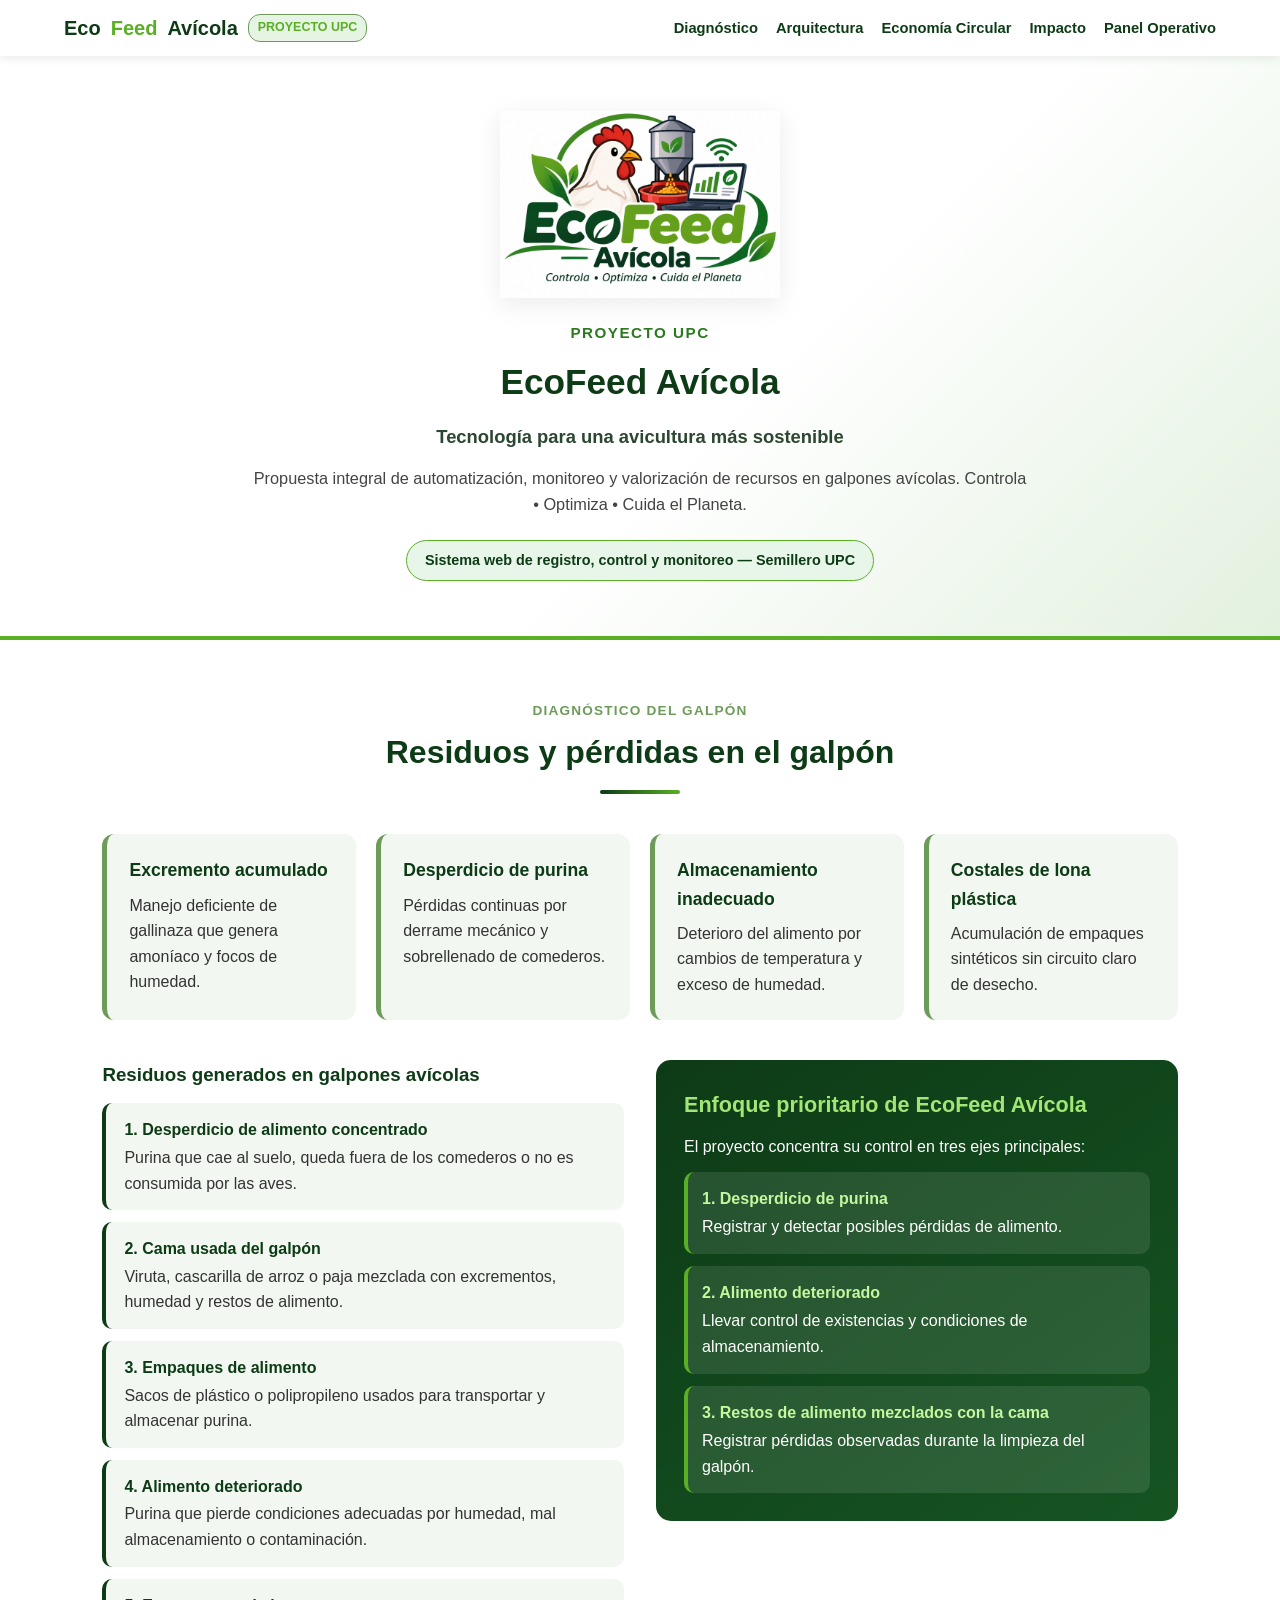
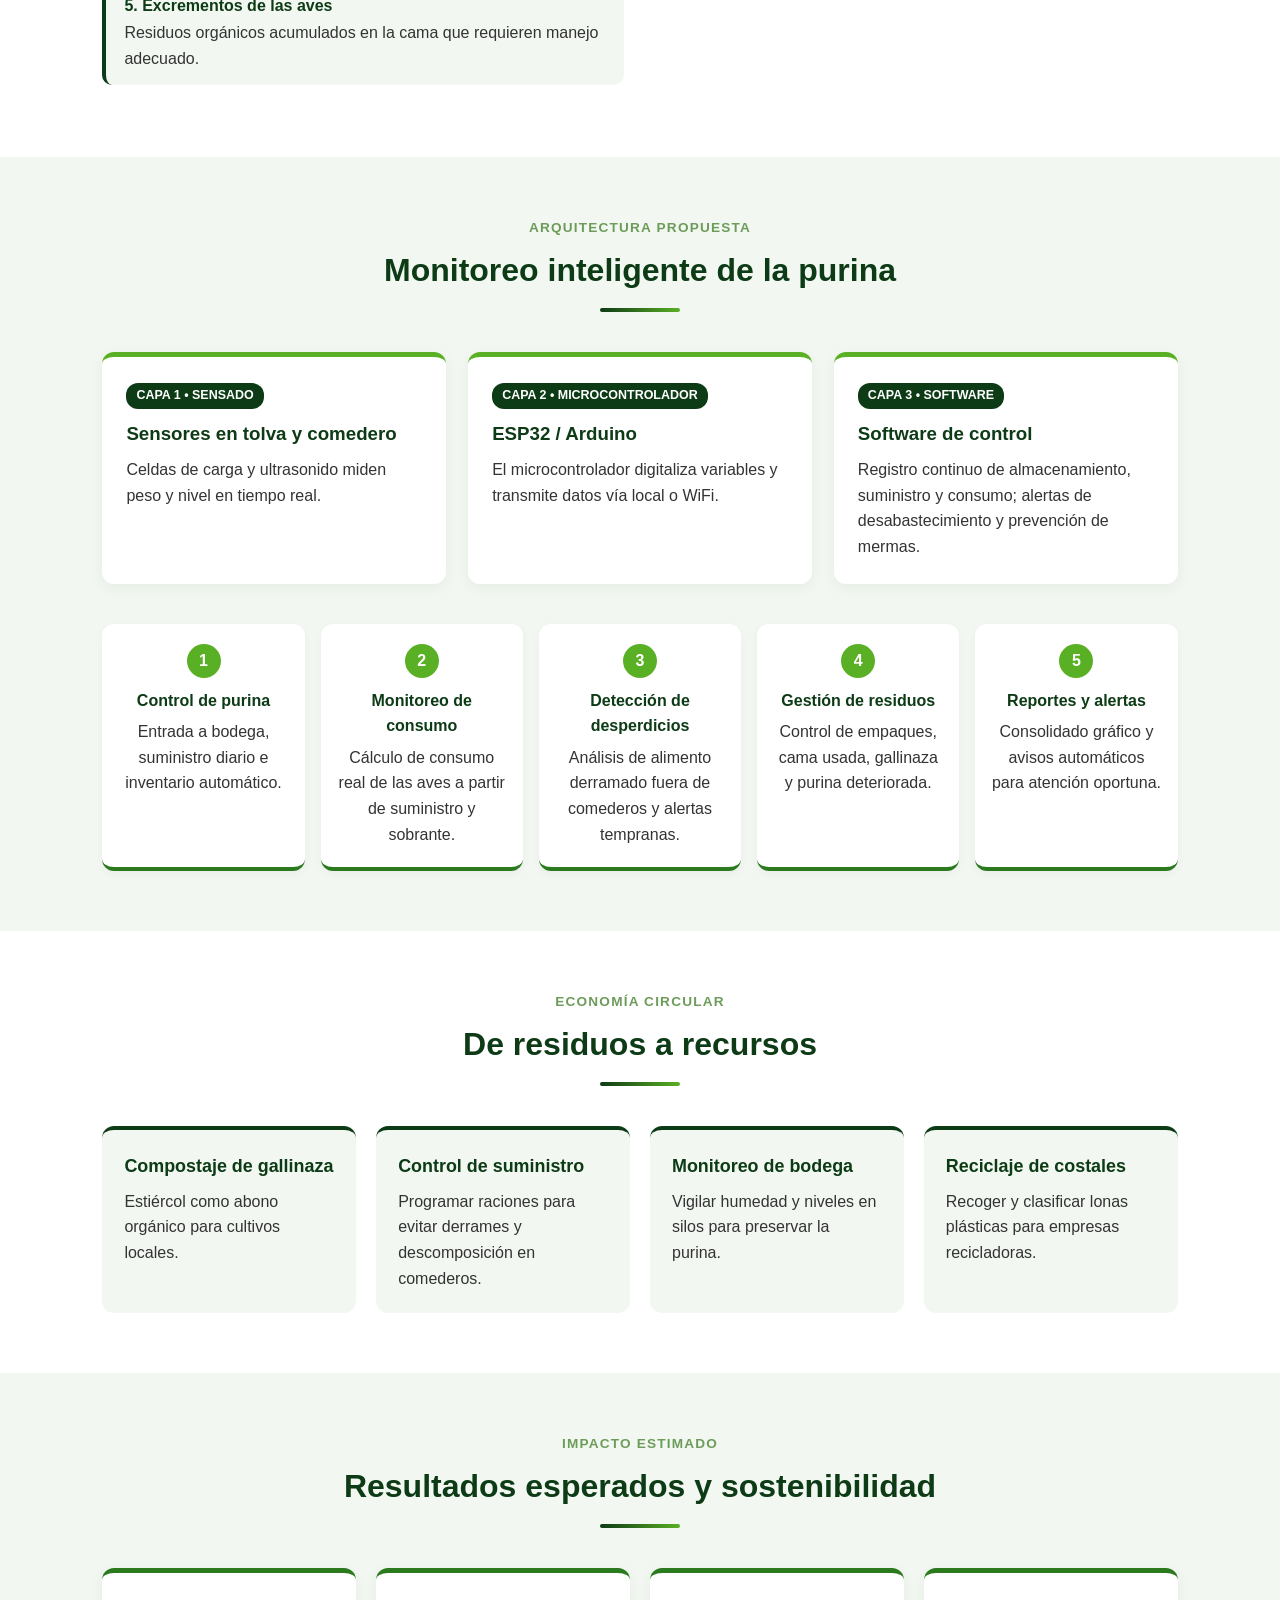
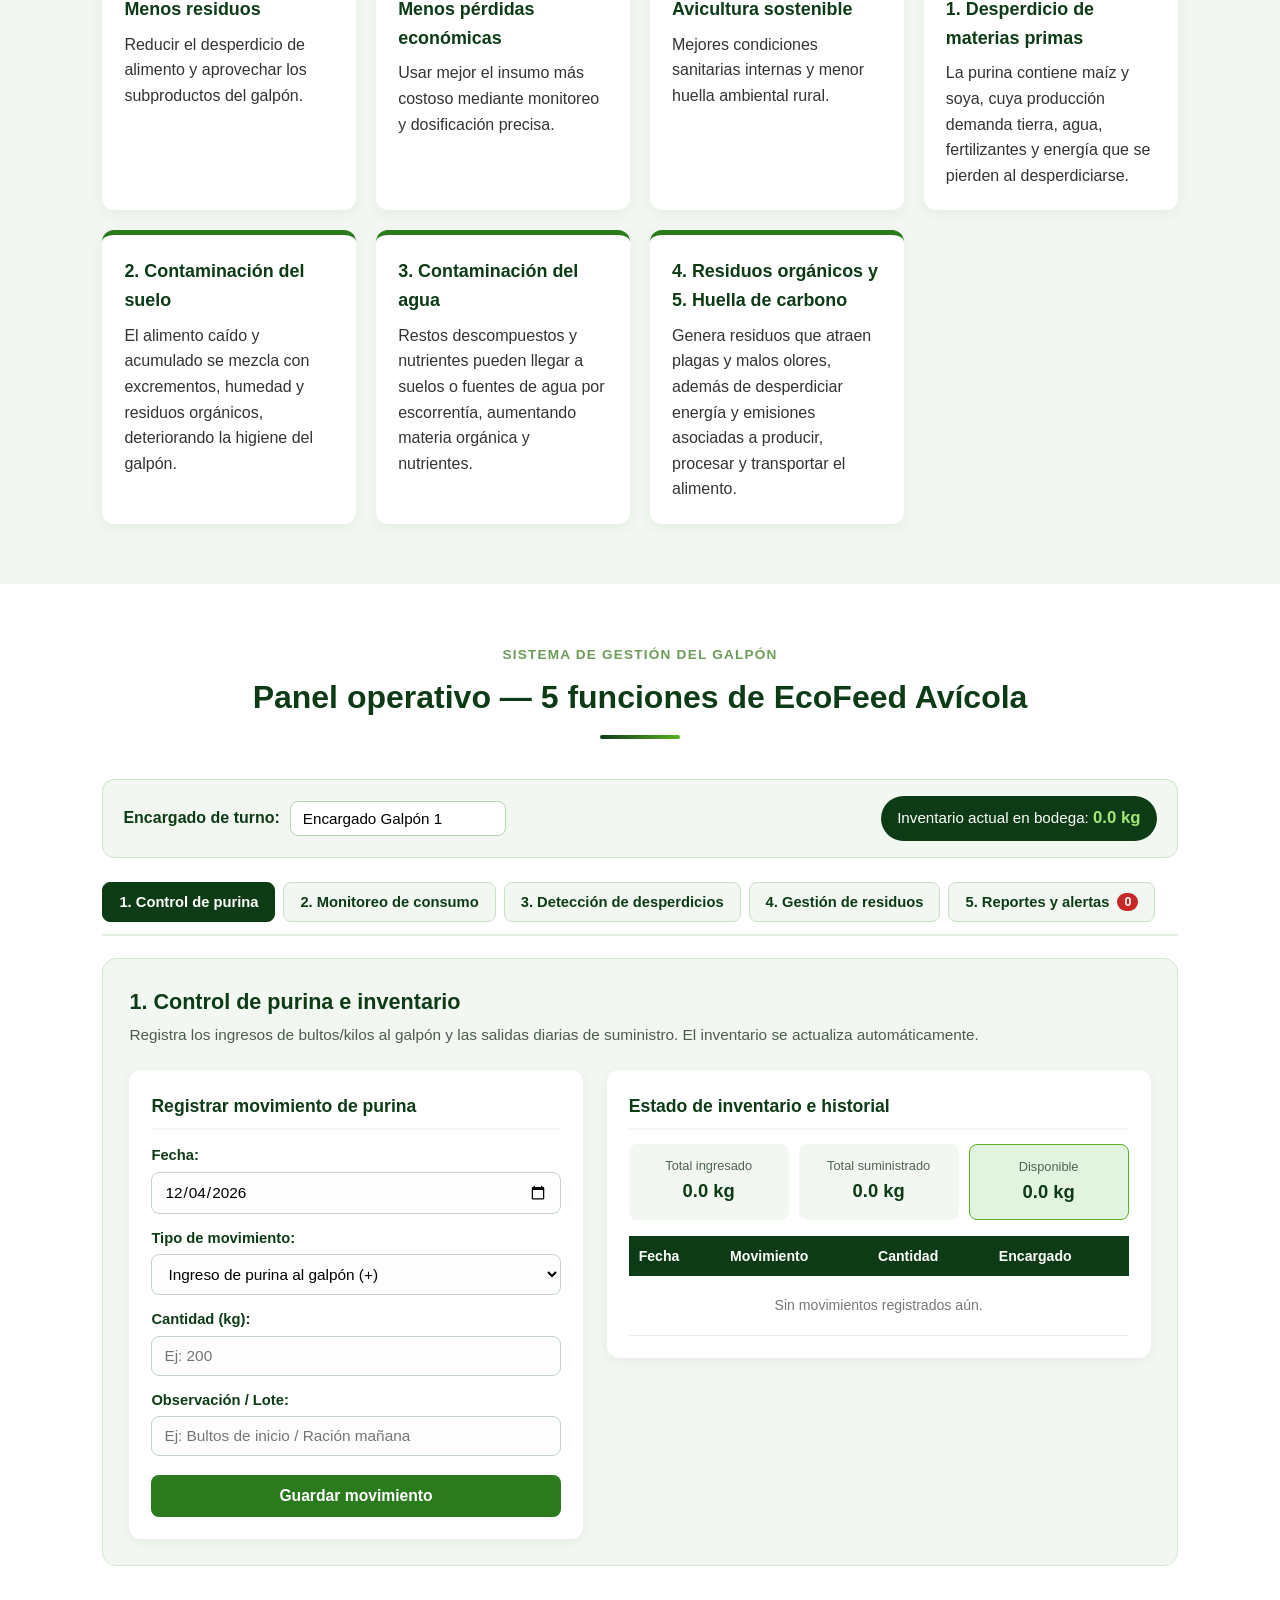
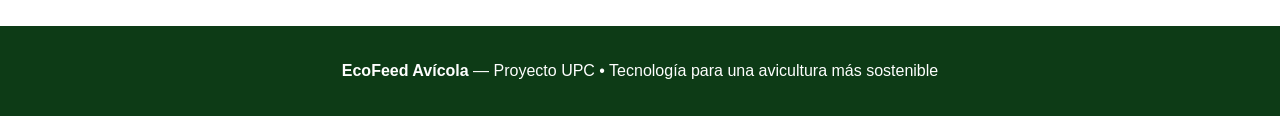
<file: index.html>
<!DOCTYPE html>
<html lang="es">
<head>
    <meta charset="UTF-8">
    <meta name="viewport" content="width=device-width, initial-scale=1.0">
    <title>EcoFeed Avícola | Proyecto UPC — Tecnología Sostenible</title>
    <link rel="stylesheet" href="estilo.css">
</head>
<body>

    <header>
        <a href="#top" class="logo-nav">Eco<span>Feed</span> Avícola <span class="upc-tag">PROYECTO UPC</span></a>
        <nav aria-label="Navegación principal">
            <ul>
                <li><a href="#diagnostico">Diagnóstico</a></li>
                <li><a href="#arquitectura">Arquitectura</a></li>
                <li><a href="#circular">Economía Circular</a></li>
                <li><a href="#impacto">Impacto</a></li>
                <li><a href="#sistema">Panel Operativo</a></li>
            </ul>
        </nav>
    </header>

    <section id="top" class="hero">
        <img src="logo.png" alt="Logo EcoFeed Avícola" onerror="this.style.display='none'">
        <div class="subtitulo-upc">Proyecto UPC</div>
        <h1>EcoFeed Avícola</h1>
        <div class="lead">Tecnología para una avicultura más sostenible</div>
        <p>
            Propuesta integral de automatización, monitoreo y valorización de recursos en galpones avícolas. Controla • Optimiza • Cuida el Planeta.
        </p>
        <div class="badge-provisional">
            Sistema web de registro, control y monitoreo — Semillero UPC
        </div>
    </section>

    <section id="diagnostico" class="diagnostico-bg">
        <div class="section-title">
            <span class="kicker">Diagnóstico del galpón</span>
            <h2>Residuos y pérdidas en el galpón</h2>
            <div class="linea"></div>
        </div>

        <div class="diagnostico-grid">
            <div class="diag-card">
                <h3>Excremento acumulado</h3>
                <p>Manejo deficiente de gallinaza que genera amoníaco y focos de humedad.</p>
            </div>
            <div class="diag-card">
                <h3>Desperdicio de purina</h3>
                <p>Pérdidas continuas por derrame mecánico y sobrellenado de comederos.</p>
            </div>
            <div class="diag-card">
                <h3>Almacenamiento inadecuado</h3>
                <p>Deterioro del alimento por cambios de temperatura y exceso de humedad.</p>
            </div>
            <div class="diag-card">
                <h3>Costales de lona plástica</h3>
                <p>Acumulación de empaques sintéticos sin circuito claro de desecho.</p>
            </div>
        </div>

        <div class="residuos-container">
            <div>
                <h3 class="subtitulo-lista">Residuos generados en galpones avícolas</h3>
                <ul class="lista-residuos">
                    <li>
                        <strong>1. Desperdicio de alimento concentrado</strong>
                        Purina que cae al suelo, queda fuera de los comederos o no es consumida por las aves.
                    </li>
                    <li>
                        <strong>2. Cama usada del galpón</strong>
                        Viruta, cascarilla de arroz o paja mezclada con excrementos, humedad y restos de alimento.
                    </li>
                    <li>
                        <strong>3. Empaques de alimento</strong>
                        Sacos de plástico o polipropileno usados para transportar y almacenar purina.
                    </li>
                    <li>
                        <strong>4. Alimento deteriorado</strong>
                        Purina que pierde condiciones adecuadas por humedad, mal almacenamiento o contaminación.
                    </li>
                    <li>
                        <strong>5. Excrementos de las aves</strong>
                        Residuos orgánicos acumulados en la cama que requieren manejo adecuado.
                    </li>
                </ul>
            </div>

            <div class="enfoque-box">
                <h3>Enfoque prioritario de EcoFeed Avícola</h3>
                <p>El proyecto concentra su control en tres ejes principales:</p>
                <div class="enfoque-item">
                    <strong>1. Desperdicio de purina</strong>
                    Registrar y detectar posibles pérdidas de alimento.
                </div>
                <div class="enfoque-item">
                    <strong>2. Alimento deteriorado</strong>
                    Llevar control de existencias y condiciones de almacenamiento.
                </div>
                <div class="enfoque-item">
                    <strong>3. Restos de alimento mezclados con la cama</strong>
                    Registrar pérdidas observadas durante la limpieza del galpón.
                </div>
            </div>
        </div>
    </section>

    <section id="arquitectura">
        <div class="section-title">
            <span class="kicker">Arquitectura propuesta</span>
            <h2>Monitoreo inteligente de la purina</h2>
            <div class="linea"></div>
        </div>

        <div class="arquitectura-grid">
            <div class="arq-card">
                <span class="arq-paso">CAPA 1 • SENSADO</span>
                <h3>Sensores en tolva y comedero</h3>
                <p>Celdas de carga y ultrasonido miden peso y nivel en tiempo real.</p>
            </div>
            <div class="arq-card">
                <span class="arq-paso">CAPA 2 • MICROCONTROLADOR</span>
                <h3>ESP32 / Arduino</h3>
                <p>El microcontrolador digitaliza variables y transmite datos vía local o WiFi.</p>
            </div>
            <div class="arq-card">
                <span class="arq-paso">CAPA 3 • SOFTWARE</span>
                <h3>Software de control</h3>
                <p>Registro continuo de almacenamiento, suministro y consumo; alertas de desabastecimiento y prevención de mermas.</p>
            </div>
        </div>

        <div class="pasos-grid">
            <div class="paso-card">
                <div class="paso-num">1</div>
                <h4>Control de purina</h4>
                <p>Entrada a bodega, suministro diario e inventario automático.</p>
            </div>
            <div class="paso-card">
                <div class="paso-num">2</div>
                <h4>Monitoreo de consumo</h4>
                <p>Cálculo de consumo real de las aves a partir de suministro y sobrante.</p>
            </div>
            <div class="paso-card">
                <div class="paso-num">3</div>
                <h4>Detección de desperdicios</h4>
                <p>Análisis de alimento derramado fuera de comederos y alertas tempranas.</p>
            </div>
            <div class="paso-card">
                <div class="paso-num">4</div>
                <h4>Gestión de residuos</h4>
                <p>Control de empaques, cama usada, gallinaza y purina deteriorada.</p>
            </div>
            <div class="paso-card">
                <div class="paso-num">5</div>
                <h4>Reportes y alertas</h4>
                <p>Consolidado gráfico y avisos automáticos para atención oportuna.</p>
            </div>
        </div>
    </section>

    <section id="circular" class="circular-bg">
        <div class="section-title">
            <span class="kicker">Economía circular</span>
            <h2>De residuos a recursos</h2>
            <div class="linea"></div>
        </div>

        <div class="circular-grid">
            <div class="circular-card">
                <h3>Compostaje de gallinaza</h3>
                <p>Estiércol como abono orgánico para cultivos locales.</p>
            </div>
            <div class="circular-card">
                <h3>Control de suministro</h3>
                <p>Programar raciones para evitar derrames y descomposición en comederos.</p>
            </div>
            <div class="circular-card">
                <h3>Monitoreo de bodega</h3>
                <p>Vigilar humedad y niveles en silos para preservar la purina.</p>
            </div>
            <div class="circular-card">
                <h3>Reciclaje de costales</h3>
                <p>Recoger y clasificar lonas plásticas para empresas recicladoras.</p>
            </div>
        </div>
    </section>

    <section id="impacto">
        <div class="section-title">
            <span class="kicker">Impacto estimado</span>
            <h2>Resultados esperados y sostenibilidad</h2>
            <div class="linea"></div>
        </div>

        <div class="impacto-grid">
            <div class="card">
                <h3>Menos residuos</h3>
                <p>Reducir el desperdicio de alimento y aprovechar los subproductos del galpón.</p>
            </div>
            <div class="card">
                <h3>Menos pérdidas económicas</h3>
                <p>Usar mejor el insumo más costoso mediante monitoreo y dosificación precisa.</p>
            </div>
            <div class="card">
                <h3>Avicultura sostenible</h3>
                <p>Mejores condiciones sanitarias internas y menor huella ambiental rural.</p>
            </div>
            <div class="card">
                <h3>1. Desperdicio de materias primas</h3>
                <p>La purina contiene maíz y soya, cuya producción demanda tierra, agua, fertilizantes y energía que se pierden al desperdiciarse.</p>
            </div>
            <div class="card">
                <h3>2. Contaminación del suelo</h3>
                <p>El alimento caído y acumulado se mezcla con excrementos, humedad y residuos orgánicos, deteriorando la higiene del galpón.</p>
            </div>
            <div class="card">
                <h3>3. Contaminación del agua</h3>
                <p>Restos descompuestos y nutrientes pueden llegar a suelos o fuentes de agua por escorrentía, aumentando materia orgánica y nutrientes.</p>
            </div>
            <div class="card">
                <h3>4. Residuos orgánicos y 5. Huella de carbono</h3>
                <p>Genera residuos que atraen plagas y malos olores, además de desperdiciar energía y emisiones asociadas a producir, procesar y transportar el alimento.</p>
            </div>
        </div>
    </section>

    <!-- PANEL OPERATIVO: LAS 5 FUNCIONES DE ECOFEED AVÍCOLA -->
    <section id="sistema" class="sistema-section">
        <div class="section-title">
            <span class="kicker">Sistema de gestión del galpón</span>
            <h2>Panel operativo — 5 funciones de EcoFeed Avícola</h2>
            <div class="linea"></div>
        </div>

        <!-- Barra de acceso del encargado -->
        <div class="encargado-bar">
            <div class="encargado-info">
                <label for="nombreEncargado">Encargado de turno:</label>
                <input type="text" id="nombreEncargado" placeholder="Escribe el nombre del encargado..." value="Encargado Galpón 1">
            </div>
            <div class="inventario-pill">
                Inventario actual en bodega: <strong id="inventarioDisplay">0.0 kg</strong>
            </div>
        </div>

        <!-- Navegación por pestañas de las 5 funciones -->
        <div class="tabs-nav" role="tablist">
            <button type="button" class="tab-btn active" onclick="cambiarTab('func1', this)">1. Control de purina</button>
            <button type="button" class="tab-btn" onclick="cambiarTab('func2', this)">2. Monitoreo de consumo</button>
            <button type="button" class="tab-btn" onclick="cambiarTab('func3', this)">3. Detección de desperdicios</button>
            <button type="button" class="tab-btn" onclick="cambiarTab('func4', this)">4. Gestión de residuos</button>
            <button type="button" class="tab-btn" onclick="cambiarTab('func5', this)">5. Reportes y alertas <span id="badgeAlertas" class="badge-alerta-tab">0</span></button>
        </div>

        <!-- FUNCIÓN 1: CONTROL DE PURINA -->
        <div id="func1" class="tab-panel active">
            <div class="func-header">
                <h3>1. Control de purina e inventario</h3>
                <p>Registra los ingresos de bultos/kilos al galpón y las salidas diarias de suministro. El inventario se actualiza automáticamente.</p>
            </div>

            <div class="dos-columnas">
                <div class="modulo-card">
                    <h4>Registrar movimiento de purina</h4>
                    <div class="form-group">
                        <label for="f1Fecha">Fecha:</label>
                        <input type="date" id="f1Fecha">
                    </div>
                    <div class="form-group">
                        <label for="f1Tipo">Tipo de movimiento:</label>
                        <select id="f1Tipo">
                            <option value="entrada">Ingreso de purina al galpón (+)</option>
                            <option value="salida">Suministro diario a comederos (-)</option>
                        </select>
                    </div>
                    <div class="form-group">
                        <label for="f1Cantidad">Cantidad (kg):</label>
                        <input type="number" id="f1Cantidad" placeholder="Ej: 200" step="0.1" min="0.1">
                    </div>
                    <div class="form-group">
                        <label for="f1Nota">Observación / Lote:</label>
                        <input type="text" id="f1Nota" placeholder="Ej: Bultos de inicio / Ración mañana">
                    </div>
                    <button type="button" class="btn-accion" onclick="registrarMovimientoPurina()">Guardar movimiento</button>
                    <div id="f1Mensaje" class="mensaje-feedback"></div>
                </div>

                <div class="modulo-card">
                    <h4>Estado de inventario e historial</h4>
                    <div class="kpi-mini-grid">
                        <div class="kpi-mini">
                            <span>Total ingresado</span>
                            <strong id="f1TotalIngresado">0.0 kg</strong>
                        </div>
                        <div class="kpi-mini">
                            <span>Total suministrado</span>
                            <strong id="f1TotalSuministrado">0.0 kg</strong>
                        </div>
                        <div class="kpi-mini destacado">
                            <span>Disponible</span>
                            <strong id="f1Disponible">0.0 kg</strong>
                        </div>
                    </div>

                    <div class="tabla-responsive">
                        <table class="tabla-datos">
                            <thead>
                                <tr>
                                    <th>Fecha</th>
                                    <th>Movimiento</th>
                                    <th>Cantidad</th>
                                    <th>Encargado</th>
                                </tr>
                            </thead>
                            <tbody id="f1TablaBody"></tbody>
                        </table>
                    </div>
                </div>
            </div>
        </div>

        <!-- FUNCIÓN 2: MONITOREO DE CONSUMO -->
        <div id="func2" class="tab-panel">
            <div class="func-header">
                <h3>2. Monitoreo de consumo de las aves</h3>
                <p>Ingresa el alimento suministrado y el sobrante medido en comederos para calcular el consumo real estimado y guardar su historial.</p>
            </div>

            <div class="dos-columnas">
                <div class="modulo-card">
                    <h4>Registrar medición de consumo</h4>
                    <div class="form-group">
                        <label for="f2Fecha">Fecha:</label>
                        <input type="date" id="f2Fecha">
                    </div>
                    <div class="form-group">
                        <label for="f2Suministrado">Alimento suministrado (kg):</label>
                        <input type="number" id="f2Suministrado" placeholder="Ej: 120" step="0.1" min="0.1">
                    </div>
                    <div class="form-group">
                        <label for="f2Sobrante">Alimento sobrante medido (kg):</label>
                        <input type="number" id="f2Sobrante" placeholder="Ej: 8.5" step="0.1" min="0">
                    </div>
                    <button type="button" class="btn-accion" onclick="registrarConsumo()">Calcular y guardar consumo</button>
                    <div id="f2Mensaje" class="mensaje-feedback"></div>
                </div>

                <div class="modulo-card">
                    <h4>Historial de consumo estimado</h4>
                    <div class="kpi-mini-grid">
                        <div class="kpi-mini">
                            <span>Consumo acumulado</span>
                            <strong id="f2ConsumoTotal">0.0 kg</strong>
                        </div>
                        <div class="kpi-mini destacado">
                            <span>Eficiencia promedio</span>
                            <strong id="f2EficienciaProm">0%</strong>
                        </div>
                    </div>

                    <div class="tabla-responsive">
                        <table class="tabla-datos">
                            <thead>
                                <tr>
                                    <th>Fecha</th>
                                    <th>Suministrado</th>
                                    <th>Sobrante</th>
                                    <th>Consumo est.</th>
                                    <th>% Aprovech.</th>
                                </tr>
                            </thead>
                            <tbody id="f2TablaBody"></tbody>
                        </table>
                    </div>
                </div>
            </div>
        </div>

        <!-- FUNCIÓN 3: DETECCIÓN DE DESPERDICIOS -->
        <div id="func3" class="tab-panel">
            <div class="func-header">
                <h3>3. Detección de desperdicios en el galpón</h3>
                <p>Registra la purina derramada en el suelo o fuera de los comederos. El sistema analiza el porcentaje de pérdida y emite alerta si supera el umbral crítico (5%).</p>
            </div>

            <div class="dos-columnas">
                <div class="modulo-card">
                    <h4>Registrar purina derramada / perdida</h4>
                    <div class="form-group">
                        <label for="f3Fecha">Fecha:</label>
                        <input type="date" id="f3Fecha">
                    </div>
                    <div class="form-group">
                        <label for="f3Racion">Ración servida en el turno (kg):</label>
                        <input type="number" id="f3Racion" placeholder="Ej: 100" step="0.1" min="0.1">
                    </div>
                    <div class="form-group">
                        <label for="f3Derramada">Purina caída al suelo / fuera de comederos (kg):</label>
                        <input type="number" id="f3Derramada" placeholder="Ej: 6.5" step="0.1" min="0">
                    </div>
                    <div class="form-group">
                        <label for="f3Causa">Causa observada:</label>
                        <select id="f3Causa">
                            <option value="Sobrellenado de comedero">Sobrellenado de comedero</option>
                            <option value="Derrame mecánico / altura mal calibrada">Derrame mecánico / altura mal calibrada</option>
                            <option value="Aves escarbando alimento">Aves escarbando alimento</option>
                            <option value="Rotura de empaque o tolva">Rotura de empaque o tolva</option>
                        </select>
                    </div>
                    <button type="button" class="btn-accion" onclick="registrarDesperdicio()">Analizar desperdicio</button>
                    <div id="f3Mensaje" class="mensaje-feedback"></div>
                </div>

                <div class="modulo-card">
                    <h4>Análisis de pérdidas registradas</h4>
                    <div class="kpi-mini-grid">
                        <div class="kpi-mini">
                            <span>Total desperdiciado</span>
                            <strong id="f3TotalDesperdicio">0.0 kg</strong>
                        </div>
                        <div class="kpi-mini alerta-kpi">
                            <span>Eventos críticos (&gt;5%)</span>
                            <strong id="f3EventosCriticos">0</strong>
                        </div>
                    </div>

                    <div class="tabla-responsive">
                        <table class="tabla-datos">
                            <thead>
                                <tr>
                                    <th>Fecha</th>
                                    <th>Derrame</th>
                                    <th>% Pérdida</th>
                                    <th>Causa</th>
                                    <th>Estado</th>
                                </tr>
                            </thead>
                            <tbody id="f3TablaBody"></tbody>
                        </table>
                    </div>
                </div>
            </div>
        </div>

        <!-- FUNCIÓN 4: GESTIÓN DE RESIDUOS -->
        <div id="func4" class="tab-panel">
            <div class="func-header">
                <h3>4. Gestión y trazabilidad de residuos</h3>
                <p>Lleva el control de recolección de empaques plásticos, cama usada, excrementos (gallinaza) y alimento deteriorado con fecha y destino.</p>
            </div>

            <div class="dos-columnas">
                <div class="modulo-card">
                    <h4>Registrar recolección de residuo</h4>
                    <div class="form-group">
                        <label for="f4Tipo">Tipo de residuo:</label>
                        <select id="f4Tipo">
                            <option value="Empaques (costales plásticos)">Empaques (costales de lona plástica)</option>
                            <option value="Cama usada del galpón">Cama usada del galpón</option>
                            <option value="Excrementos (gallinaza)">Excrementos (gallinaza)</option>
                            <option value="Alimento deteriorado">Alimento deteriorado por humedad</option>
                        </select>
                    </div>
                    <div class="form-group">
                        <label for="f4Cantidad">Cantidad recolectada (kg o unidades):</label>
                        <input type="number" id="f4Cantidad" placeholder="Ej: 45" step="0.1" min="0.1">
                    </div>
                    <div class="form-group">
                        <label for="f4Unidad">Unidad de medida:</label>
                        <select id="f4Unidad">
                            <option value="kg">Kilogramos (kg)</option>
                            <option value="unidades">Costales / Unidades</option>
                        </select>
                    </div>
                    <div class="form-group">
                        <label for="f4Fecha">Fecha de recolección:</label>
                        <input type="date" id="f4Fecha">
                    </div>
                    <div class="form-group">
                        <label for="f4Destino">Aprovechamiento / Disposición:</label>
                        <input type="text" id="f4Destino" placeholder="Ej: Compostaje local / Empresa recicladora">
                    </div>
                    <button type="button" class="btn-accion" onclick="registrarResiduo()">Guardar registro de residuo</button>
                    <div id="f4Mensaje" class="mensaje-feedback"></div>
                </div>

                <div class="modulo-card">
                    <h4>Control de residuos recolectados</h4>
                    <div class="tabla-responsive">
                        <table class="tabla-datos">
                            <thead>
                                <tr>
                                    <th>Fecha</th>
                                    <th>Tipo de residuo</th>
                                    <th>Cantidad</th>
                                    <th>Destino</th>
                                </tr>
                            </thead>
                            <tbody id="f4TablaBody"></tbody>
                        </table>
                    </div>
                </div>
            </div>
        </div>

        <!-- FUNCIÓN 5: REPORTES Y ALERTAS -->
        <div id="func5" class="tab-panel">
            <div class="func-header reporte-top-bar">
                <div>
                    <h3>5. Reportes consolidados y centro de alertas</h3>
                    <p>Resumen en tiempo real de consumo, desperdicio, residuos y situaciones que requieren atención inmediata.</p>
                </div>
                <button type="button" class="btn-secundario" onclick="cargarDatosDemo()">Cargar datos de ejemplo</button>
            </div>

            <!-- Centro de alertas activas -->
            <div class="alertas-container">
                <h4>Alertas activas del sistema</h4>
                <div id="listaAlertasActivas" class="lista-alertas"></div>
            </div>

            <!-- Tarjetas de resumen global -->
            <div class="reporte-kpis">
                <div class="rep-kpi">
                    <span>Inventario en bodega</span>
                    <strong id="repInventario">0.0 kg</strong>
                </div>
                <div class="rep-kpi">
                    <span>Consumo estimado total</span>
                    <strong id="repConsumo">0.0 kg</strong>
                </div>
                <div class="rep-kpi">
                    <span>Desperdicio detectado</span>
                    <strong id="repDesperdicio">0.0 kg</strong>
                </div>
                <div class="rep-kpi">
                    <span>Residuos gestionados</span>
                    <strong id="repResiduos">0 registros</strong>
                </div>
            </div>

            <!-- Gráficos comparativos -->
            <div class="dos-columnas">
                <div class="modulo-card">
                    <h4>Gráfico: Distribución de purina (kg)</h4>
                    <p class="texto-ayuda">Comparación entre alimento consumido por las aves, sobrante en comedero y desperdicio derramado.</p>
                    <div id="graficoPurina" class="grafico-barras"></div>
                </div>

                <div class="modulo-card">
                    <h4>Gráfico: Residuos registrados por categoría</h4>
                    <p class="texto-ayuda">Volumen acumulado por tipo de residuo en el galpón.</p>
                    <div id="graficoResiduos" class="grafico-barras"></div>
                </div>
            </div>
        </div>
    </section>

    <footer>
        <p><strong>EcoFeed Avícola</strong> — Proyecto UPC • Tecnología para una avicultura más sostenible</p>
    </footer>

    <script>
        // Estado inicial almacenado en localStorage
        const STORAGE_KEY = 'ecofeed_avicola_datos_v1';

        let estado = JSON.parse(localStorage.getItem(STORAGE_KEY)) || {
            movimientosPurina: [],
            consumos: [],
            desperdicios: [],
            residuos: []
        };

        // Poner fecha de hoy por defecto en todos los inputs date
        function inicializarFechas() {
            const hoy = new Date().toISOString().split('T')[0];
            ['f1Fecha', 'f2Fecha', 'f3Fecha', 'f4Fecha'].forEach(id => {
                const input = document.getElementById(id);
                if (input && !input.value) input.value = hoy;
            });
        }

        function guardarEstado() {
            localStorage.setItem(STORAGE_KEY, JSON.stringify(estado));
            actualizarTodo();
        }

        function cambiarTab(tabId, boton) {
            document.querySelectorAll('.tab-panel').forEach(p => p.classList.remove('active'));
            document.querySelectorAll('.tab-btn').forEach(b => b.classList.remove('active'));
            document.getElementById(tabId).classList.add('active');
            boton.classList.add('active');
        }

        function mostrarFeedback(elementId, texto, tipo) {
            const box = document.getElementById(elementId);
            box.className = 'mensaje-feedback ' + tipo;
            box.textContent = texto;
            box.style.display = 'block';
            setTimeout(() => { box.style.display = 'none'; }, 4500);
        }

        function obtenerEncargado() {
            const val = document.getElementById('nombreEncargado').value.trim();
            return val || 'Encargado';
        }

        function calcularInventarioActual() {
            let totalIn = 0;
            let totalOut = 0;
            estado.movimientosPurina.forEach(m => {
                if (m.tipo === 'entrada') totalIn += m.cantidad;
                else totalOut += m.cantidad;
            });
            return { totalIn, totalOut, disponible: totalIn - totalOut };
        }

        // FUNCIÓN 1: CONTROL DE PURINA
        function registrarMovimientoPurina() {
            const fecha = document.getElementById('f1Fecha').value;
            const tipo = document.getElementById('f1Tipo').value;
            const cantidad = parseFloat(document.getElementById('f1Cantidad').value);
            const nota = document.getElementById('f1Nota').value.trim() || 'Sin observación';

            if (!fecha || isNaN(cantidad) || cantidad <= 0) {
                mostrarFeedback('f1Mensaje', 'Ingresa una fecha y una cantidad válida mayor a 0 kg.', 'error');
                return;
            }

            const inv = calcularInventarioActual();
            if (tipo === 'salida' && cantidad > inv.disponible) {
                mostrarFeedback('f1Mensaje', `Inventario insuficiente (${inv.disponible.toFixed(1)} kg disponibles). Registra primero el ingreso de purina.`, 'error');
                return;
            }

            estado.movimientosPurina.unshift({
                fecha,
                tipo,
                cantidad,
                nota,
                encargado: obtenerEncargado()
            });

            document.getElementById('f1Cantidad').value = '';
            document.getElementById('f1Nota').value = '';
            mostrarFeedback('f1Mensaje', 'Movimiento registrado e inventario actualizado correctamente.', 'exito');
            guardarEstado();
        }

        // FUNCIÓN 2: MONITOREO DE CONSUMO
        function registrarConsumo() {
            const fecha = document.getElementById('f2Fecha').value;
            const suministrado = parseFloat(document.getElementById('f2Suministrado').value);
            const sobrante = parseFloat(document.getElementById('f2Sobrante').value);

            if (!fecha || isNaN(suministrado) || suministrado <= 0 || isNaN(sobrante) || sobrante < 0) {
                mostrarFeedback('f2Mensaje', 'Verifica los valores de alimento suministrado y sobrante.', 'error');
                return;
            }

            if (sobrante > suministrado) {
                mostrarFeedback('f2Mensaje', 'El alimento sobrante no puede ser mayor al suministrado.', 'error');
                return;
            }

            const consumoEstimado = suministrado - sobrante;
            const aprovechamiento = (consumoEstimado / suministrado) * 100;

            estado.consumos.unshift({
                fecha,
                suministrado,
                sobrante,
                consumoEstimado,
                aprovechamiento,
                encargado: obtenerEncargado()
            });

            document.getElementById('f2Suministrado').value = '';
            document.getElementById('f2Sobrante').value = '';
            mostrarFeedback('f2Mensaje', `Consumo estimado registrado: ${consumoEstimado.toFixed(1)} kg (${aprovechamiento.toFixed(1)}% aprovechado).`, 'exito');
            guardarEstado();
        }

        // FUNCIÓN 3: DETECCIÓN DE DESPERDICIOS
        function registrarDesperdicio() {
            const fecha = document.getElementById('f3Fecha').value;
            const racion = parseFloat(document.getElementById('f3Racion').value);
            const derramada = parseFloat(document.getElementById('f3Derramada').value);
            const causa = document.getElementById('f3Causa').value;

            if (!fecha || isNaN(racion) || racion <= 0 || isNaN(derramada) || derramada < 0) {
                mostrarFeedback('f3Mensaje', 'Ingresa valores válidos para la ración y la purina derramada.', 'error');
                return;
            }

            if (derramada > racion) {
                mostrarFeedback('f3Mensaje', 'La purina derramada no puede superar la ración servida.', 'error');
                return;
            }

            const porcentaje = (derramada / racion) * 100;
            const critico = porcentaje > 5;

            estado.desperdicios.unshift({
                fecha,
                racion,
                derramada,
                porcentaje,
                causa,
                critico,
                encargado: obtenerEncargado()
            });

            document.getElementById('f3Racion').value = '';
            document.getElementById('f3Derramada').value = '';

            if (critico) {
                mostrarFeedback('f3Mensaje', `¡ALERTA! Pérdida elevada detectada (${porcentaje.toFixed(1)}%). Se notificó en Reportes y Alertas.`, 'alerta');
            } else {
                mostrarFeedback('f3Mensaje', `Registro guardado. Pérdida del ${porcentaje.toFixed(1)}% dentro del límite aceptable.`, 'exito');
            }
            guardarEstado();
        }

        // FUNCIÓN 4: GESTIÓN DE RESIDUOS
        function registrarResiduo() {
            const tipo = document.getElementById('f4Tipo').value;
            const cantidad = parseFloat(document.getElementById('f4Cantidad').value);
            const unidad = document.getElementById('f4Unidad').value;
            const fecha = document.getElementById('f4Fecha').value;
            const destino = document.getElementById('f4Destino').value.trim() || 'Acopio temporal';

            if (!fecha || isNaN(cantidad) || cantidad <= 0) {
                mostrarFeedback('f4Mensaje', 'Ingresa una fecha y cantidad válida para el residuo.', 'error');
                return;
            }

            estado.residuos.unshift({
                tipo,
                cantidad,
                unidad,
                fecha,
                destino,
                encargado: obtenerEncargado()
            });

            document.getElementById('f4Cantidad').value = '';
            document.getElementById('f4Destino').value = '';
            mostrarFeedback('f4Mensaje', 'Residuo registrado en el control ambiental del galpón.', 'exito');
            guardarEstado();
        }

        // FUNCIÓN 5: ACTUALIZAR TABLAS, GRÁFICOS Y ALERTAS
        function actualizarTodo() {
            // 1. Actualizar inventario
            const inv = calcularInventarioActual();
            document.getElementById('inventarioDisplay').textContent = inv.disponible.toFixed(1) + ' kg';
            document.getElementById('f1TotalIngresado').textContent = inv.totalIn.toFixed(1) + ' kg';
            document.getElementById('f1TotalSuministrado').textContent = inv.totalOut.toFixed(1) + ' kg';
            document.getElementById('f1Disponible').textContent = inv.disponible.toFixed(1) + ' kg';

            const f1Body = document.getElementById('f1TablaBody');
            f1Body.innerHTML = estado.movimientosPurina.length ? estado.movimientosPurina.map(m => `
                <tr>
                    <td>${m.fecha}</td>
                    <td><span class="pill ${m.tipo === 'entrada' ? 'pill-ok' : 'pill-warn'}">${m.tipo === 'entrada' ? '+ Ingreso' : '- Suministro'}</span></td>
                    <td><strong>${m.cantidad.toFixed(1)} kg</strong></td>
                    <td>${m.encargado}</td>
                </tr>
            `).join('') : '<tr><td colspan="4" class="vacio">Sin movimientos registrados aún.</td></tr>';

            // 2. Actualizar consumo
            let totalConsumo = 0;
            let sumaAprov = 0;
            estado.consumos.forEach(c => {
                totalConsumo += c.consumoEstimado;
                sumaAprov += c.aprovechamiento;
            });
            const promAprov = estado.consumos.length ? (sumaAprov / estado.consumos.length) : 0;

            document.getElementById('f2ConsumoTotal').textContent = totalConsumo.toFixed(1) + ' kg';
            document.getElementById('f2EficienciaProm').textContent = promAprov.toFixed(1) + '%';

            const f2Body = document.getElementById('f2TablaBody');
            f2Body.innerHTML = estado.consumos.length ? estado.consumos.map(c => `
                <tr>
                    <td>${c.fecha}</td>
                    <td>${c.suministrado.toFixed(1)} kg</td>
                    <td>${c.sobrante.toFixed(1)} kg</td>
                    <td><strong>${c.consumoEstimado.toFixed(1)} kg</strong></td>
                    <td>${c.aprovechamiento.toFixed(1)}%</td>
                </tr>
            `).join('') : '<tr><td colspan="5" class="vacio">Sin registros de consumo aún.</td></tr>';

            // 3. Actualizar desperdicios
            let totalDesperdicio = 0;
            let eventosCriticos = 0;
            estado.desperdicios.forEach(d => {
                totalDesperdicio += d.derramada;
                if (d.critico) eventosCriticos++;
            });

            document.getElementById('f3TotalDesperdicio').textContent = totalDesperdicio.toFixed(1) + ' kg';
            document.getElementById('f3EventosCriticos').textContent = eventosCriticos;

            const f3Body = document.getElementById('f3TablaBody');
            f3Body.innerHTML = estado.desperdicios.length ? estado.desperdicios.map(d => `
                <tr>
                    <td>${d.fecha}</td>
                    <td>${d.derramada.toFixed(1)} kg</td>
                    <td><strong>${d.porcentaje.toFixed(1)}%</strong></td>
                    <td>${d.causa}</td>
                    <td><span class="pill ${d.critico ? 'pill-danger' : 'pill-ok'}">${d.critico ? 'Alerta (>5%)' : 'Normal'}</span></td>
                </tr>
            `).join('') : '<tr><td colspan="5" class="vacio">Sin registros de desperdicio aún.</td></tr>';

            // 4. Actualizar residuos
            const f4Body = document.getElementById('f4TablaBody');
            f4Body.innerHTML = estado.residuos.length ? estado.residuos.map(r => `
                <tr>
                    <td>${r.fecha}</td>
                    <td>${r.tipo}</td>
                    <td><strong>${r.cantidad} ${r.unidad}</strong></td>
                    <td>${r.destino}</td>
                </tr>
            `).join('') : '<tr><td colspan="4" class="vacio">Sin residuos registrados aún.</td></tr>';

            // 5. Actualizar Reportes, Gráficos y Alertas
            document.getElementById('repInventario').textContent = inv.disponible.toFixed(1) + ' kg';
            document.getElementById('repConsumo').textContent = totalConsumo.toFixed(1) + ' kg';
            document.getElementById('repDesperdicio').textContent = totalDesperdicio.toFixed(1) + ' kg';
            document.getElementById('repResiduos').textContent = estado.residuos.length + ' registros';

            generarAlertas(inv.disponible, totalConsumo, totalDesperdicio);
            renderizarGraficos(totalConsumo, totalDesperdicio);
        }

        function generarAlertas(disponible, totalConsumo, totalDesperdicio) {
            const alertas = [];

            if (disponible <= 50 && estado.movimientosPurina.length > 0) {
                alertas.push({
                    nivel: 'critica',
                    titulo: 'Inventario bajo de purina en bodega',
                    detalle: `Solo quedan ${disponible.toFixed(1)} kg disponibles. Programar pedido de reposición.`
                });
            }

            estado.desperdicios.filter(d => d.critico).slice(0, 3).forEach(d => {
                alertas.push({
                    nivel: 'critica',
                    titulo: `Desperdicio elevado detectado (${d.porcentaje.toFixed(1)}%) — ${d.fecha}`,
                    detalle: `Se perdieron ${d.derramada.toFixed(1)} kg por "${d.causa}". Revisar calibración de comederos.`
                });
            });

            const alimentoDeteriorado = estado.residuos.filter(r => r.tipo.includes('deteriorado'));
            if (alimentoDeteriorado.length > 0) {
                alertas.push({
                    nivel: 'advertencia',
                    titulo: 'Alimento deteriorado reportado',
                    detalle: `Se registraron ${alimentoDeteriorado.length} eventos de purina dañada. Verificar humedad y sellado en bodega.`
                });
            }

            const gallinaza = estado.residuos.filter(r => r.tipo.includes('Excrementos') || r.tipo.includes('Cama'));
            if (gallinaza.length === 0 && estado.consumos.length > 0) {
                alertas.push({
                    nivel: 'advertencia',
                    titulo: 'Sin registro reciente de recolección de cama / gallinaza',
                    detalle: 'Recuerda registrar la limpieza periódica para evitar acumulación de amoníaco y humedad.'
                });
            }

            document.getElementById('badgeAlertas').textContent = alertas.length;

            const contenedor = document.getElementById('listaAlertasActivas');
            if (!alertas.length) {
                contenedor.innerHTML = '<div class="alerta-item ok"><strong>Todo en orden:</strong> No hay alertas críticas pendientes en el galpón.</div>';
                return;
            }

            contenedor.innerHTML = alertas.map(a => `
                <div class="alerta-item ${a.nivel}">
                    <strong>${a.titulo}</strong>
                    <p>${a.detalle}</p>
                </div>
            `).join('');
        }

        function renderizarGraficos(totalConsumo, totalDesperdicio) {
            let totalSobrante = 0;
            estado.consumos.forEach(c => { totalSobrante += c.sobrante; });

            const maxPurina = Math.max(totalConsumo, totalSobrante, totalDesperdicio, 1);
            const datosPurina = [
                { label: 'Consumo estimado aves', valor: totalConsumo, clase: 'barra-verde' },
                { label: 'Sobrante en comederos', valor: totalSobrante, clase: 'barra-amarilla' },
                { label: 'Desperdicio derramado', valor: totalDesperdicio, clase: 'barra-roja' }
            ];

            document.getElementById('graficoPurina').innerHTML = datosPurina.map(item => `
                <div class="barra-fila">
                    <div class="barra-info">
                        <span>${item.label}</span>
                        <strong>${item.valor.toFixed(1)} kg</strong>
                    </div>
                    <div class="barra-fondo">
                        <div class="barra-relleno ${item.clase}" style="width: ${(item.valor / maxPurina) * 100}%"></div>
                    </div>
                </div>
            `).join('');

            const categorias = [
                'Empaques (costales plásticos)',
                'Cama usada del galpón',
                'Excrementos (gallinaza)',
                'Alimento deteriorado'
            ];

            const totalesCat = categorias.map(cat => {
                const suma = estado.residuos
                    .filter(r => r.tipo === cat)
                    .reduce((acc, r) => acc + r.cantidad, 0);
                return { label: cat, valor: suma };
            });

            const maxRes = Math.max(...totalesCat.map(t => t.valor), 1);
            document.getElementById('graficoResiduos').innerHTML = totalesCat.map(item => `
                <div class="barra-fila">
                    <div class="barra-info">
                        <span>${item.label}</span>
                        <strong>${item.valor.toFixed(1)}</strong>
                    </div>
                    <div class="barra-fondo">
                        <div class="barra-relleno barra-verde" style="width: ${(item.valor / maxRes) * 100}%"></div>
                    </div>
                </div>
            `).join('');
        }

        // Botón rápido para probar el sistema en exposición
        function cargarDatosDemo() {
            const hoy = new Date().toISOString().split('T')[0];
            estado = {
                movimientosPurina: [
                    { fecha: hoy, tipo: 'salida', cantidad: 120, nota: 'Suministro turno día', encargado: 'Fabián Barbosa' },
                    { fecha: hoy, tipo: 'entrada', cantidad: 500, nota: 'Ingreso lote purina engorde', encargado: 'Fabián Barbosa' }
                ],
                consumos: [
                    { fecha: hoy, suministrado: 120, sobrante: 7.5, consumoEstimado: 112.5, aprovechamiento: 93.8, encargado: 'Fabián Barbosa' }
                ],
                desperdicios: [
                    { fecha: hoy, racion: 120, derramada: 7.2, porcentaje: 6.0, causa: 'Sobrellenado de comedero', critico: true, encargado: 'Fabián Barbosa' }
                ],
                residuos: [
                    { tipo: 'Empaques (costales plásticos)', cantidad: 12, unidad: 'unidades', fecha: hoy, destino: 'Empresa recicladora local', encargado: 'Fabián Barbosa' },
                    { tipo: 'Excrementos (gallinaza)', cantidad: 85, unidad: 'kg', fecha: hoy, destino: 'Compostaje agrícola', encargado: 'Fabián Barbosa' }
                ]
            };
            guardarEstado();
        }

        inicializarFechas();
        actualizarTodo();
    </script>

</body>
</html>
</file>
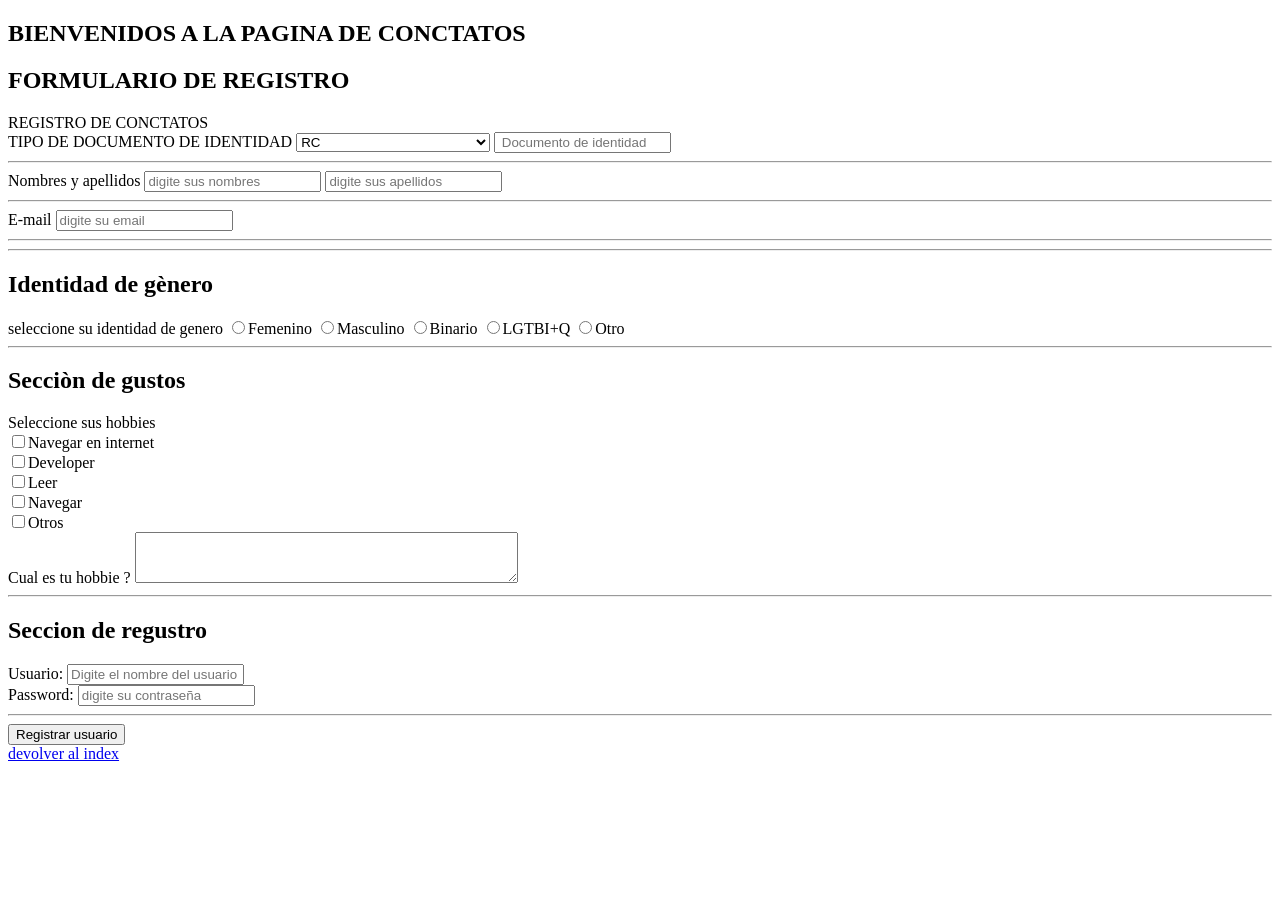
<file: paginas/conctato.html>
<!DOCTYPE html>
<html lang="en">
<head>
  <meta charset="UTF-8">
  <meta name="viewport" content="width=device-width, initial-scale=1.0">
  <title>Document</title>
</head>
<body>

  <h2> BIENVENIDOS A LA PAGINA DE CONCTATOS  </h2>
  

  <h2> FORMULARIO DE REGISTRO</h2>
  <!-- ../  FORMULARIO  -->

  <form action="" >
   <label for="">REGISTRO DE CONCTATOS </label> <br>

   <label for="">TIPO DE DOCUMENTO DE IDENTIDAD </label>

   <select name="" id="">
     <option value=" ">  RC</option>
     <option value=" "> TI </option>
     <option value=" "> CC </option>
     <option value=" "> PASAPORTE </option>
     <option value=" "> CEDULA DE EXTRANJERIA </option>
     <option value=""> OTRO </option>



   </select>
   <input type="number" placeholder=" Documento de identidad">
    <hr>
    <label for="">Nombres y apellidos </label>
    <input type="text" placeholder="digite sus nombres">
    <input type="text" placeholder="digite sus apellidos">
    <hr>
    <label for=""> E-mail </label>
    <input type="email" placeholder="digite su email">

    <hr>

    
    <hr>
      <h2> Identidad de gènero</h2>
      <label for="">seleccione su identidad de genero</label>
      <input type="radio" name="genero"><label for="">Femenino</label>
      <input type="radio" name="genero"><label for="">Masculino</label>
      <input type="radio" name="genero" ><label for="">Binario</label>
      <input type="radio" name="genero" ><label for="">LGTBI+Q</label>
      <input type="radio" name="genero" ><label for="">Otro</label>

     <hr>
     <h2> Secciòn de gustos</h2>
     <label for=""> Seleccione sus hobbies</label>
     <br>
     <input type="checkbox"><label for="">Navegar en internet </label> <br>
       <input type="checkbox"><label for="">Developer </label> <br>
         <input type="checkbox"><label for="">Leer </label> <br>
           <input type="checkbox"><label for="">Navegar  </label> <br>
             <input type="checkbox"><label for="">Otros </label> 
             <br>
             <label for="">Cual es tu hobbie ? </label> 
             <textarea name="" id="" rows="3" cols="45"></textarea> <br>
     <hr>
     <h2> Seccion de regustro</h2>
     <label for="">Usuario:</label>
     <input type="text" maxlength="20" placeholder="Digite el nombre del usuario "> <br>
     <label for="">Password:</label>
     <input type="Password" maxlength="25" placeholder="digite su contraseña ">
     <hr>
    <input type="submit" value="Registrar usuario">
    </form>

    <!-- LINK-->
    <!-- ../  PARA DEVOLVER -->
   <a href ="../index.html"> devolver al index  </a> 
</body>
</html>
</file>
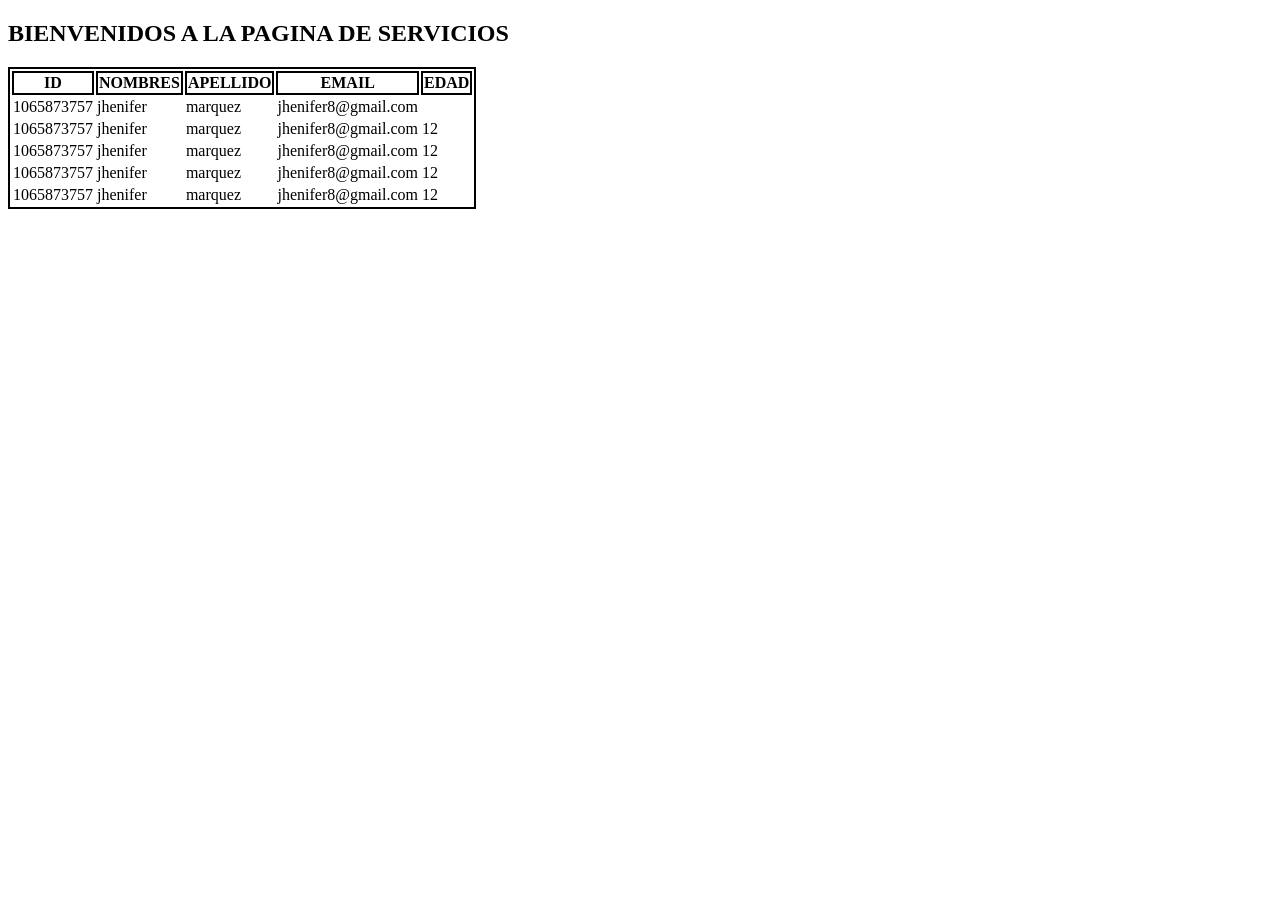
<file: paginas/servicios.html>
<!DOCTYPE html>
<html lang="en">
<head>
  <meta charset="UTF-8">
  <meta name="viewport" content="width=device-width, initial-scale=1.0">
  <title>Document</title>
</head>
<body>

  

  <h2> BIENVENIDOS A LA PAGINA DE SERVICIOS </h2>
  
   <!-- LINK-->
    <!-- ../  PARA DEVOLVER -->
    






   <!-- ../  PONER IMAGEN   -->

    <!-- ../ 25 DE AGOSTO LUNES -->

    <!-- ../  PARA HACER TABLAS  -->

    <!-- ../  ¡SE HACE FILAS Y LUEGO COLUMNAS  -->

    <table style="border:2px solid;"> 
      

      <tr>
        <th style="border:2px solid;"> ID</th>
        <th style="border:2px solid;"> NOMBRES </th>
        <th style="border:2px solid;" > APELLIDO  </th>
        <th style="border:2px solid;"> EMAIL </th>
        <th style="border:2px solid;"> EDAD  </th>


      </tr>


      <tr> 
      <td> 1065873757</td>
      <td> jhenifer </td>
      <td> marquez</td>
      <td>  jhenifer8@gmail.com </td>


       </tr> 

      <tr> 
      <td> 1065873757</td>
      <td> jhenifer </td>
      <td> marquez</td>
      <td> jhenifer8@gmail.com </td>
      <td> 12</td>


      </tr>

      <tr> 
      <td> 1065873757</td>
      <td> jhenifer </td>
      <td> marquez</td>
      <td> jhenifer8@gmail.com </td>
      <td> 12</td>

     </tr>

     </tr>

      <tr> 
      <td> 1065873757</td>
      <td> jhenifer </td>
      <td> marquez</td>
      <td> jhenifer8@gmail.com </td>
      <td> 12</td>

     </tr>

     </tr>

      <tr> 
      <td> 1065873757</td>
      <td> jhenifer </td>
      <td> marquez</td>
      <td>  jhenifer8@gmail.com </td>
      <td> 12</td>

     </tr>

     </table>

    
      
     

</body>
</html>
</file>
<file: estilo.css>
:root {
    --verde-oscuro: #0d3b16;
    --verde-medio: #2b7a1e;
    --verde-claro: #5ab024;
    --verde-suave-icono: #6d9c5a;
    --verde-fondo: #f2f8f1;
    --blanco: #ffffff;
    --gris-texto: #333333;
    --rojo-alerta: #c62828;
    --amarillo-alerta: #ef6c00;
}

* {
    margin: 0;
    padding: 0;
    box-sizing: border-box;
    font-family: 'Segoe UI', Roboto, Helvetica, Arial, sans-serif;
}

html {
    scroll-behavior: smooth;
}

body {
    background-color: var(--verde-fondo);
    color: var(--gris-texto);
    line-height: 1.6;
}

header {
    background-color: var(--blanco);
    box-shadow: 0 2px 10px rgba(13, 59, 22, 0.1);
    position: sticky;
    top: 0;
    z-index: 1000;
    padding: 12px 5%;
    display: flex;
    justify-content: space-between;
    align-items: center;
    gap: 15px;
}

.logo-nav {
    display: flex;
    align-items: center;
    gap: 10px;
    font-weight: 800;
    font-size: 1.25rem;
    color: var(--verde-oscuro);
    text-decoration: none;
}

.logo-nav span {
    color: var(--verde-claro);
}

.upc-tag {
    font-size: 0.78rem;
    background-color: #e6f4e4;
    color: var(--verde-oscuro);
    padding: 3px 9px;
    border-radius: 12px;
    font-weight: 700;
    border: 1px solid var(--verde-suave-icono);
}

nav ul {
    list-style: none;
    display: flex;
    flex-wrap: wrap;
    gap: 18px;
}

nav a {
    text-decoration: none;
    color: var(--verde-oscuro);
    font-weight: 600;
    font-size: 0.92rem;
    transition: color 0.3s;
}

nav a:hover {
    color: var(--verde-claro);
}

.hero {
    background: linear-gradient(135deg, var(--blanco) 58%, #e2f1df 100%);
    padding: 55px 6%;
    text-align: center;
    border-bottom: 4px solid var(--verde-claro);
    scroll-margin-top: 70px;
}

.hero img {
    max-width: 280px;
    width: 100%;
    height: auto;
    margin-bottom: 16px;
    filter: drop-shadow(0 6px 12px rgba(0, 0, 0, 0.08));
}

.subtitulo-upc {
    font-size: 0.95rem;
    letter-spacing: 1.5px;
    text-transform: uppercase;
    font-weight: 800;
    color: var(--verde-medio);
    margin-bottom: 8px;
}

.hero h1 {
    color: var(--verde-oscuro);
    font-size: 2.2rem;
    margin-bottom: 12px;
}

.hero .lead {
    max-width: 820px;
    margin: 0 auto 14px auto;
    font-size: 1.15rem;
    color: #2c4731;
    font-weight: 600;
}

.hero p {
    max-width: 780px;
    margin: 0 auto 22px auto;
    font-size: 1.02rem;
    color: #444;
}

.badge-provisional {
    display: inline-block;
    background-color: #e8f5e9;
    border: 1px solid var(--verde-claro);
    color: var(--verde-oscuro);
    padding: 8px 18px;
    border-radius: 25px;
    font-size: 0.9rem;
    font-weight: 600;
}

section {
    padding: 60px 8%;
    scroll-margin-top: 75px;
}

.section-title {
    text-align: center;
    margin-bottom: 40px;
}

.section-title .kicker {
    display: block;
    font-size: 0.85rem;
    font-weight: 800;
    text-transform: uppercase;
    letter-spacing: 1.2px;
    color: var(--verde-suave-icono);
    margin-bottom: 6px;
}

.section-title h2 {
    color: var(--verde-oscuro);
    font-size: 2rem;
    margin-bottom: 10px;
}

.section-title .linea {
    width: 80px;
    height: 4px;
    background: linear-gradient(to right, var(--verde-oscuro), var(--verde-claro));
    margin: 12px auto 0 auto;
    border-radius: 2px;
}

/* Diagnóstico */
.diagnostico-bg,
.circular-bg,
.sistema-section {
    background-color: var(--blanco);
}

.diagnostico-grid {
    display: grid;
    grid-template-columns: repeat(auto-fit, minmax(240px, 1fr));
    gap: 20px;
    margin-bottom: 40px;
}

.diag-card {
    background: var(--verde-fondo);
    border-radius: 12px;
    padding: 22px;
    border-left: 5px solid var(--verde-suave-icono);
}

.diag-card h3 {
    color: var(--verde-oscuro);
    font-size: 1.1rem;
    margin-bottom: 8px;
}

.subtitulo-lista {
    color: var(--verde-oscuro);
    margin-bottom: 14px;
}

.residuos-container {
    display: grid;
    grid-template-columns: 1fr 1fr;
    gap: 32px;
    align-items: start;
}

.lista-residuos {
    list-style: none;
}

.lista-residuos li {
    background: var(--verde-fondo);
    margin-bottom: 12px;
    padding: 14px 18px;
    border-radius: 10px;
    border-left: 4px solid var(--verde-oscuro);
}

.lista-residuos li strong {
    color: var(--verde-oscuro);
    display: block;
    margin-bottom: 2px;
}

.enfoque-box {
    background: linear-gradient(145deg, var(--verde-oscuro), #165422);
    color: var(--blanco);
    padding: 28px;
    border-radius: 15px;
}

.enfoque-box h3 {
    color: #a3e675;
    font-size: 1.35rem;
    margin-bottom: 12px;
}

.enfoque-item {
    background: rgba(255, 255, 255, 0.1);
    padding: 14px;
    border-radius: 10px;
    margin-top: 12px;
    border-left: 4px solid var(--verde-claro);
}

.enfoque-item strong {
    color: #c5f79e;
    display: block;
    margin-bottom: 3px;
}

/* Arquitectura */
.arquitectura-grid {
    display: grid;
    grid-template-columns: repeat(auto-fit, minmax(260px, 1fr));
    gap: 22px;
    margin-bottom: 40px;
}

.arq-card {
    background: var(--blanco);
    border-radius: 12px;
    padding: 24px;
    box-shadow: 0 4px 14px rgba(13, 59, 22, 0.06);
    border-top: 5px solid var(--verde-claro);
}

.arq-paso {
    display: inline-block;
    background-color: var(--verde-oscuro);
    color: var(--blanco);
    font-size: 0.78rem;
    font-weight: 700;
    padding: 3px 10px;
    border-radius: 12px;
    margin-bottom: 10px;
}

.arq-card h3 {
    color: var(--verde-oscuro);
    margin-bottom: 8px;
}

.pasos-grid {
    display: grid;
    grid-template-columns: repeat(auto-fit, minmax(195px, 1fr));
    gap: 16px;
}

.paso-card {
    background: var(--blanco);
    padding: 20px 16px;
    border-radius: 12px;
    text-align: center;
    border-bottom: 4px solid var(--verde-medio);
    box-shadow: 0 3px 10px rgba(0, 0, 0, 0.04);
}

.paso-num {
    background: var(--verde-claro);
    color: var(--blanco);
    width: 34px;
    height: 34px;
    line-height: 34px;
    border-radius: 50%;
    margin: 0 auto 10px auto;
    font-weight: bold;
}

.paso-card h4 {
    color: var(--verde-oscuro);
    margin-bottom: 6px;
}

/* Economía Circular e Impacto */
.circular-grid,
.impacto-grid {
    display: grid;
    grid-template-columns: repeat(auto-fit, minmax(250px, 1fr));
    gap: 20px;
}

.circular-card {
    background: var(--verde-fondo);
    padding: 22px;
    border-radius: 12px;
    border-top: 4px solid var(--verde-oscuro);
}

.circular-card h3,
.card h3 {
    color: var(--verde-oscuro);
    margin-bottom: 8px;
    font-size: 1.12rem;
}

.card {
    background: var(--blanco);
    border-radius: 12px;
    padding: 22px;
    box-shadow: 0 4px 14px rgba(13, 59, 22, 0.06);
    border-top: 5px solid var(--verde-medio);
}

/* PANEL OPERATIVO (5 FUNCIONES) */
.encargado-bar {
    background: var(--verde-fondo);
    border: 1px solid #cde4ca;
    border-radius: 12px;
    padding: 16px 20px;
    display: flex;
    justify-content: space-between;
    align-items: center;
    flex-wrap: wrap;
    gap: 15px;
    margin-bottom: 24px;
}

.encargado-info {
    display: flex;
    align-items: center;
    gap: 10px;
    flex-wrap: wrap;
}

.encargado-info label {
    font-weight: 700;
    color: var(--verde-oscuro);
}

.encargado-info input {
    padding: 8px 12px;
    border: 1px solid #b5d2b1;
    border-radius: 8px;
    font-size: 0.95rem;
}

.inventario-pill {
    background: var(--verde-oscuro);
    color: var(--blanco);
    padding: 9px 16px;
    border-radius: 25px;
    font-size: 0.95rem;
}

.inventario-pill strong {
    color: #a3e675;
    font-size: 1.05rem;
}

.tabs-nav {
    display: flex;
    flex-wrap: wrap;
    gap: 8px;
    margin-bottom: 22px;
    border-bottom: 2px solid #dfeee0;
    padding-bottom: 12px;
}

.tab-btn {
    background: var(--verde-fondo);
    color: var(--verde-oscuro);
    border: 1px solid #c6e0c3;
    padding: 10px 16px;
    border-radius: 8px;
    font-weight: 700;
    font-size: 0.92rem;
    cursor: pointer;
    transition: all 0.2s;
    display: inline-flex;
    align-items: center;
    gap: 8px;
}

.tab-btn:hover {
    background: #dff0dd;
}

.tab-btn.active {
    background: var(--verde-oscuro);
    color: var(--blanco);
    border-color: var(--verde-oscuro);
}

.badge-alerta-tab {
    background: var(--rojo-alerta);
    color: var(--blanco);
    font-size: 0.78rem;
    padding: 2px 7px;
    border-radius: 10px;
}

.tab-panel {
    display: none;
    background: var(--verde-fondo);
    padding: 26px;
    border-radius: 14px;
    border: 1px solid #d5e8d3;
}

.tab-panel.active {
    display: block;
}

.func-header {
    margin-bottom: 22px;
}

.func-header h3 {
    color: var(--verde-oscuro);
    font-size: 1.35rem;
    margin-bottom: 4px;
}

.func-header p {
    color: #4a5d4b;
    font-size: 0.96rem;
}

.reporte-top-bar {
    display: flex;
    justify-content: space-between;
    align-items: center;
    flex-wrap: wrap;
    gap: 15px;
}

.dos-columnas {
    display: grid;
    grid-template-columns: 1fr 1.2fr;
    gap: 24px;
    align-items: start;
}

.modulo-card {
    background: var(--blanco);
    padding: 22px;
    border-radius: 12px;
    box-shadow: 0 3px 12px rgba(13, 59, 22, 0.06);
}

.modulo-card h4 {
    color: var(--verde-oscuro);
    margin-bottom: 14px;
    font-size: 1.1rem;
    border-bottom: 2px solid var(--verde-fondo);
    padding-bottom: 8px;
}

.form-group {
    margin-bottom: 13px;
}

.form-group label {
    display: block;
    font-weight: 600;
    color: var(--verde-oscuro);
    margin-bottom: 4px;
    font-size: 0.92rem;
}

.form-group input,
.form-group select {
    width: 100%;
    padding: 10px 12px;
    border: 1px solid #c5d6c4;
    border-radius: 8px;
    font-size: 0.96rem;
    background-color: #fcfdfc;
}

.btn-accion {
    background-color: var(--verde-medio);
    color: var(--blanco);
    border: none;
    padding: 12px 20px;
    font-size: 0.98rem;
    font-weight: 700;
    border-radius: 8px;
    cursor: pointer;
    width: 100%;
    margin-top: 6px;
    transition: background 0.25s;
}

.btn-accion:hover {
    background-color: var(--verde-oscuro);
}

.btn-secundario {
    background-color: var(--blanco);
    color: var(--verde-oscuro);
    border: 2px solid var(--verde-medio);
    padding: 9px 16px;
    border-radius: 8px;
    font-weight: 700;
    cursor: pointer;
}

.btn-secundario:hover {
    background-color: var(--verde-medio);
    color: var(--blanco);
}

.mensaje-feedback {
    display: none;
    margin-top: 12px;
    padding: 10px 12px;
    border-radius: 8px;
    font-size: 0.9rem;
    font-weight: 600;
}

.mensaje-feedback.exito {
    background: #d4edda;
    color: #155724;
    border: 1px solid #b1dfbb;
}

.mensaje-feedback.error {
    background: #f8d7da;
    color: #721c24;
    border: 1px solid #f1b0b7;
}

.mensaje-feedback.alerta {
    background: #fff3cd;
    color: #856404;
    border: 1px solid #ffeeba;
}

.kpi-mini-grid {
    display: grid;
    grid-template-columns: repeat(auto-fit, minmax(120px, 1fr));
    gap: 10px;
    margin-bottom: 16px;
}

.kpi-mini {
    background: var(--verde-fondo);
    padding: 12px;
    border-radius: 8px;
    text-align: center;
}

.kpi-mini span {
    display: block;
    font-size: 0.8rem;
    color: #4f6350;
}

.kpi-mini strong {
    font-size: 1.15rem;
    color: var(--verde-oscuro);
}

.kpi-mini.destacado {
    background: #e2f3e0;
    border: 1px solid var(--verde-claro);
}

.kpi-mini.alerta-kpi {
    background: #fdecea;
    border: 1px solid #f5c6cb;
}

.kpi-mini.alerta-kpi strong {
    color: var(--rojo-alerta);
}

.tabla-responsive {
    overflow-x: auto;
}

.tabla-datos {
    width: 100%;
    border-collapse: collapse;
    font-size: 0.88rem;
}

.tabla-datos th {
    background: var(--verde-oscuro);
    color: var(--blanco);
    text-align: left;
    padding: 9px 10px;
}

.tabla-datos td {
    padding: 9px 10px;
    border-bottom: 1px solid #e6efe6;
}

.tabla-datos td.vacio {
    text-align: center;
    color: #777;
    padding: 18px;
}

.pill {
    display: inline-block;
    padding: 2px 8px;
    border-radius: 12px;
    font-size: 0.78rem;
    font-weight: 700;
}

.pill-ok {
    background: #d4edda;
    color: #155724;
}

.pill-warn {
    background: #fff3cd;
    color: #856404;
}

.pill-danger {
    background: #f8d7da;
    color: #721c24;
}

/* Reportes y Alertas (Función 5) */
.alertas-container {
    background: var(--blanco);
    padding: 20px;
    border-radius: 12px;
    margin-bottom: 22px;
    border-left: 5px solid var(--amarillo-alerta);
}

.alertas-container h4 {
    color: var(--verde-oscuro);
    margin-bottom: 12px;
}

.lista-alertas {
    display: flex;
    flex-direction: column;
    gap: 10px;
}

.alerta-item {
    padding: 12px 15px;
    border-radius: 8px;
    font-size: 0.92rem;
}

.alerta-item.critica {
    background: #fdecea;
    border-left: 4px solid var(--rojo-alerta);
    color: #611a15;
}

.alerta-item.advertencia {
    background: #fff8e1;
    border-left: 4px solid var(--amarillo-alerta);
    color: #663c00;
}

.alerta-item.ok {
    background: #e8f5e9;
    border-left: 4px solid var(--verde-medio);
    color: #1b5e20;
}

.reporte-kpis {
    display: grid;
    grid-template-columns: repeat(auto-fit, minmax(180px, 1fr));
    gap: 16px;
    margin-bottom: 24px;
}

.rep-kpi {
    background: var(--blanco);
    padding: 18px;
    border-radius: 12px;
    border-top: 4px solid var(--verde-claro);
    box-shadow: 0 3px 10px rgba(13, 59, 22, 0.05);
}

.rep-kpi span {
    display: block;
    font-size: 0.85rem;
    color: #555;
    margin-bottom: 4px;
}

.rep-kpi strong {
    font-size: 1.45rem;
    color: var(--verde-oscuro);
}

.texto-ayuda {
    font-size: 0.86rem;
    color: #666;
    margin-bottom: 14px;
}

.grafico-barras {
    display: flex;
    flex-direction: column;
    gap: 14px;
}

.barra-info {
    display: flex;
    justify-content: space-between;
    font-size: 0.9rem;
    margin-bottom: 5px;
}

.barra-fondo {
    background: #e6efe6;
    height: 16px;
    border-radius: 8px;
    overflow: hidden;
}

.barra-relleno {
    height: 100%;
    border-radius: 8px;
    transition: width 0.4s ease;
}

.barra-verde {
    background: linear-gradient(90deg, var(--verde-medio), var(--verde-claro));
}

.barra-amarilla {
    background: #f59e0b;
}

.barra-roja {
    background: var(--rojo-alerta);
}

footer {
    background-color: var(--verde-oscuro);
    color: var(--blanco);
    text-align: center;
    padding: 32px 5%;
}

@media (max-width: 850px) {
    header {
        flex-direction: column;
        align-items: flex-start;
    }
    .residuos-container,
    .dos-columnas {
        grid-template-columns: 1fr;
    }
}
</file>
